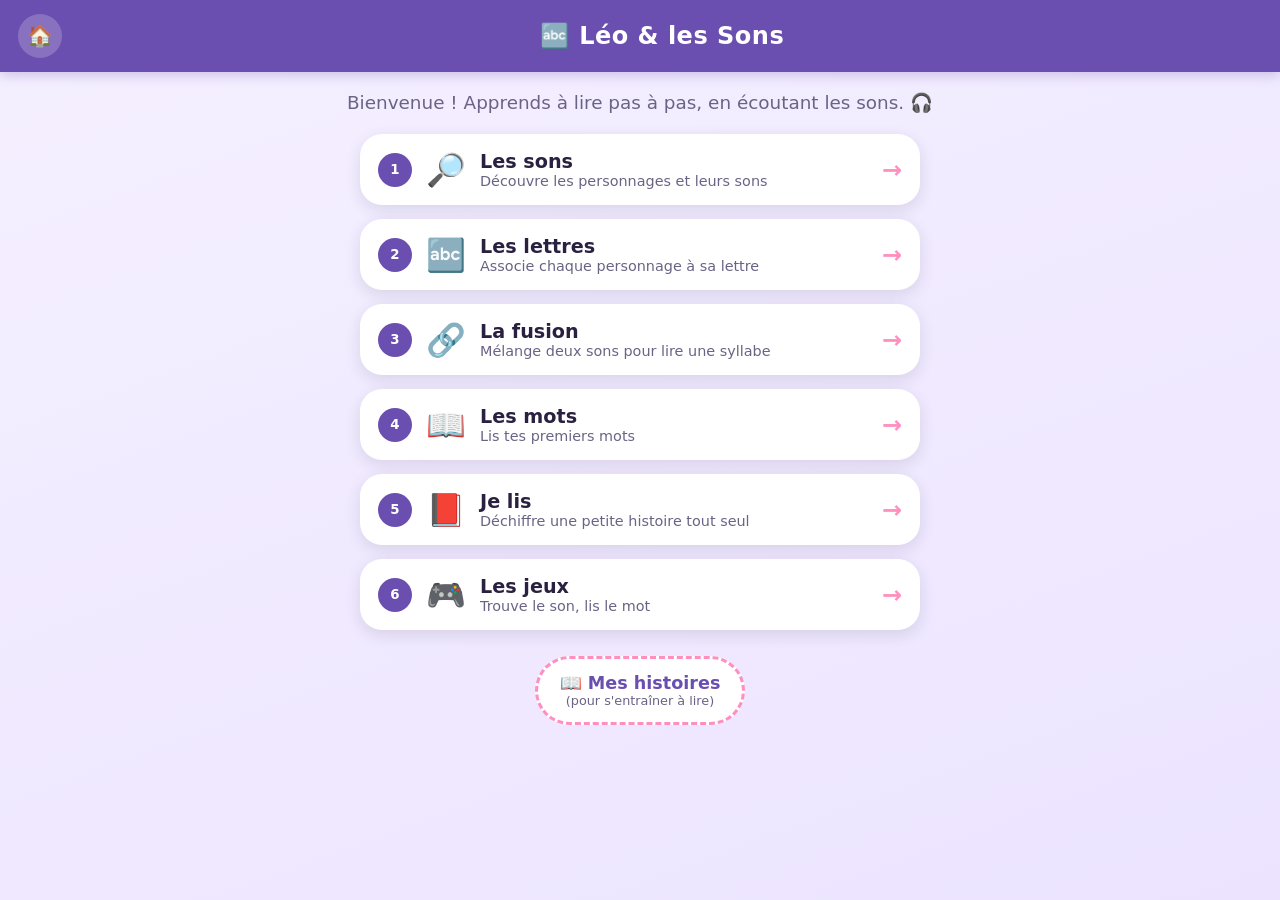
<file: index.html>
<!DOCTYPE html>
<html lang="fr">
<head>
  <meta charset="UTF-8">
  <meta name="viewport" content="width=device-width, initial-scale=1.0, viewport-fit=cover">
  <meta name="theme-color" content="#6a4fb0">
  <meta name="description" content="Léo & les Sons — apprends à lire en t'amusant : sons, syllabes et premiers mots.">
  <title>Léo &amp; les Sons 🔤</title>
  <link rel="manifest" href="manifest.webmanifest">
  <link rel="icon" href="icons/icon.svg" type="image/svg+xml">
  <link rel="apple-touch-icon" href="icons/icon-192.png">
  <link rel="stylesheet" href="css/styles.css">
  <link rel="stylesheet" href="css/phonics.css">
</head>
<body>
  <header class="app-bar">
    <button id="homeBtn" class="home-btn" aria-label="Retour à l'accueil">🏠</button>
    <h1 class="app-title">🔤 Léo &amp; les Sons</h1>
    <button id="installBtn" class="install-btn" hidden>Installer</button>
  </header>

  <main id="view" class="view" aria-live="polite"></main>

  <p id="ttsWarn" class="tts-warn" hidden>🔇 Le son n'est pas disponible sur cet appareil.</p>

  <script src="js/stories.js"></script>
  <script src="js/illustrations.js"></script>
  <script src="js/phonics.js"></script>
  <script src="js/readers.js"></script>
  <script src="js/app.js"></script>
</body>
</html>
</file>
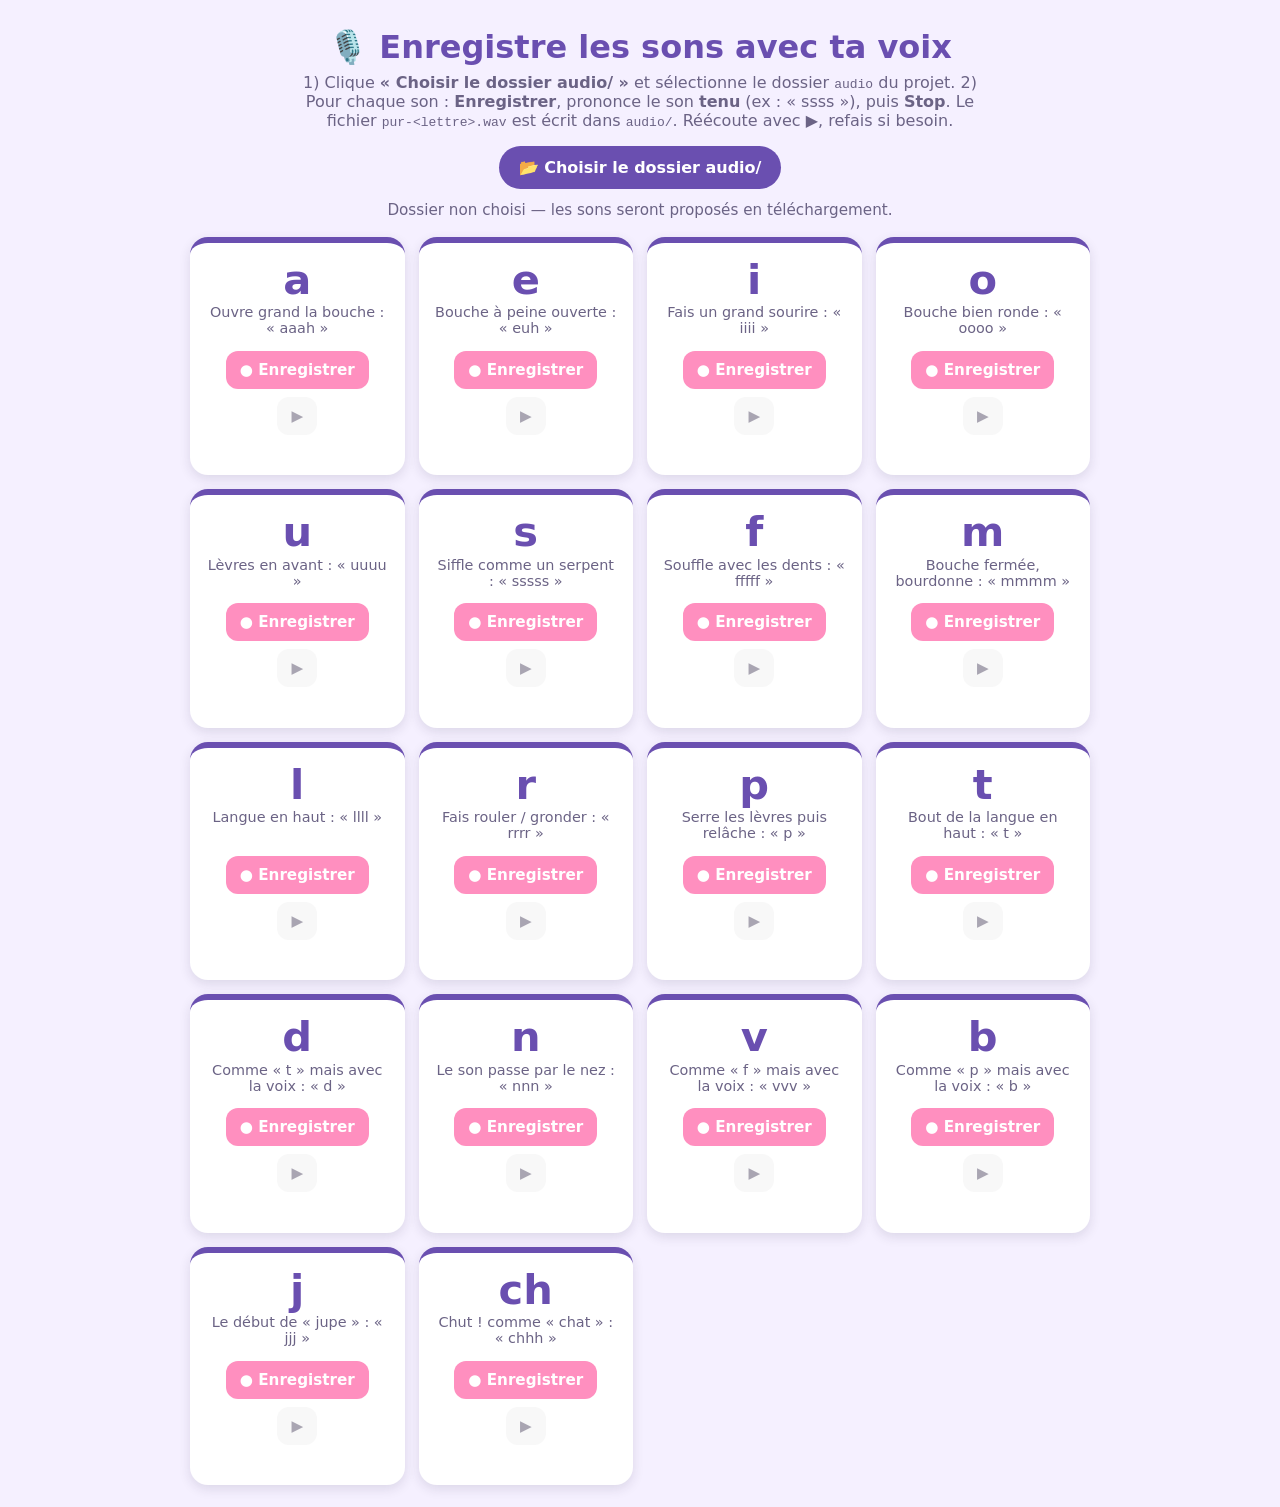
<file: record-sons.html>
<!DOCTYPE html>
<html lang="fr"><head>
<meta charset="utf-8"><meta name="viewport" content="width=device-width, initial-scale=1">
<title>🎙️ Enregistre les sons</title>
<style>
 :root{--accent:#6a4fb0;--accent2:#ff8fbf;--ink:#2a2140;--soft:#6b6385;}
 body{font-family:"Comic Sans MS",system-ui,sans-serif;background:#f5f0ff;color:var(--ink);margin:0;padding:22px;}
 h1{color:var(--accent);text-align:center;margin:.2em 0;}
 .note{text-align:center;color:var(--soft);max-width:680px;margin:0 auto 16px;}
 .bar{max-width:720px;margin:0 auto 18px;display:flex;gap:12px;justify-content:center;flex-wrap:wrap;align-items:center;}
 .bar button{border:none;border-radius:999px;padding:12px 20px;font-family:inherit;font-weight:bold;cursor:pointer;font-size:1rem;}
 #pick{background:var(--accent);color:#fff;}
 #status{color:var(--soft);font-size:.95rem;}
 .grid{display:grid;grid-template-columns:repeat(auto-fill,minmax(210px,1fr));gap:14px;max-width:900px;margin:0 auto;}
 .card{background:#fff;border-radius:18px;padding:16px;box-shadow:0 4px 12px rgba(42,33,64,.12);text-align:center;border-top:6px solid var(--accent);}
 .card.done{border-top-color:#3fbf6a;}
 .letter{font-size:2.6rem;font-weight:bold;color:var(--accent);line-height:1;}
 .hint{color:var(--soft);font-size:.9rem;margin:4px 0 12px;min-height:2.4em;}
 .row{display:flex;gap:8px;justify-content:center;flex-wrap:wrap;}
 .row button{border:none;border-radius:12px;padding:10px 14px;font-family:inherit;font-weight:bold;cursor:pointer;font-size:.95rem;}
 .rec{background:var(--accent2);color:#fff;}
 .rec.recording{background:#e23b6d;animation:pulse 1s infinite;}
 .play{background:#eee;color:var(--ink);}
 .play:disabled{opacity:.4;}
 .state{margin-top:8px;font-size:.85rem;color:#3fbf6a;min-height:1.2em;font-weight:bold;}
 .state.err{color:#e23b6d;}
 @keyframes pulse{50%{transform:scale(1.06);}}
</style></head>
<body>
 <h1>🎙️ Enregistre les sons avec ta voix</h1>
 <p class="note">1) Clique <b>« Choisir le dossier audio/ »</b> et sélectionne le dossier
 <code>audio</code> du projet. 2) Pour chaque son : <b>Enregistrer</b>, prononce le son
 <b>tenu</b> (ex : « ssss »), puis <b>Stop</b>. Le fichier <code>pur-&lt;lettre&gt;.wav</code>
 est écrit dans <code>audio/</code>. Réécoute avec ▶, refais si besoin.</p>

 <div class="bar">
   <button id="pick">📂 Choisir le dossier audio/</button>
   <span id="status">Dossier non choisi — les sons seront proposés en téléchargement.</span>
 </div>

 <div class="grid" id="grid"></div>

<script>
const SONS = [
  // Voyelles
  ["a","Ouvre grand la bouche : « aaah »"],
  ["e","Bouche à peine ouverte : « euh »"],
  ["i","Fais un grand sourire : « iiii »"],
  ["o","Bouche bien ronde : « oooo »"],
  ["u","Lèvres en avant : « uuuu »"],
  // Consonnes
  ["s","Siffle comme un serpent : « sssss »"],
  ["f","Souffle avec les dents : « fffff »"],
  ["m","Bouche fermée, bourdonne : « mmmm »"],
  ["l","Langue en haut : « llll »"],
  ["r","Fais rouler / gronder : « rrrr »"],
  ["p","Serre les lèvres puis relâche : « p »"],
  ["t","Bout de la langue en haut : « t »"],
  ["d","Comme « t » mais avec la voix : « d »"],
  ["n","Le son passe par le nez : « nnn »"],
  ["v","Comme « f » mais avec la voix : « vvv »"],
  ["b","Comme « p » mais avec la voix : « b »"],
  ["j","Le début de « jupe » : « jjj »"],
  ["ch","Chut ! comme « chat » : « chhh »"],
];

let dirHandle = null, audioCtx = null, stream = null, source = null;

document.getElementById("pick").onclick = async () => {
  if (!window.showDirectoryPicker) {
    setStatus("Écriture directe non supportée — utilise Chrome/Edge, ou les téléchargements ⬇.");
    return;
  }
  try {
    dirHandle = await window.showDirectoryPicker({ mode: "readwrite" });
    if (dirHandle.requestPermission) await dirHandle.requestPermission({ mode: "readwrite" });
    setStatus("✅ Dossier « " + dirHandle.name + " » — les enregistrements y sont écrits.");
  } catch (e) { /* annulé */ }
};
function setStatus(t){ document.getElementById("status").textContent = t; }

async function ensureAudio() {
  if (!audioCtx) audioCtx = new (window.AudioContext || window.webkitAudioContext)();
  if (audioCtx.state === "suspended") await audioCtx.resume();
  if (!stream) stream = await navigator.mediaDevices.getUserMedia({
    audio: { echoCancellation: true, noiseSuppression: true, autoGainControl: true }
  });
  if (!source) source = audioCtx.createMediaStreamSource(stream);
  return audioCtx.sampleRate;
}

/* ---- Capture PCM directe (fiable, pas de décodage) ---- */
function makeRecorder() {
  const proc = audioCtx.createScriptProcessor(4096, 1, 1);
  const mute = audioCtx.createGain(); mute.gain.value = 0; // évite le larsen
  let buffers = [], len = 0, active = false;
  proc.onaudioprocess = (e) => {
    if (!active) return;
    const ch = e.inputBuffer.getChannelData(0);
    buffers.push(new Float32Array(ch)); len += ch.length;
  };
  return {
    start() { buffers = []; len = 0; active = true; source.connect(proc); proc.connect(mute); mute.connect(audioCtx.destination); },
    stop() {
      active = false;
      try { source.disconnect(proc); proc.disconnect(); mute.disconnect(); } catch (_) {}
      const out = new Float32Array(len); let o = 0;
      for (const b of buffers) { out.set(b, o); o += b.length; }
      return out;
    }
  };
}

function process(samples) {
  let data = samples;
  const thr = 0.02; let s = 0, e = data.length - 1;
  while (s < data.length && Math.abs(data[s]) < thr) s++;
  while (e > s && Math.abs(data[e]) < thr) e--;
  if (e <= s) return null; // rien capté
  const rate = audioCtx.sampleRate;
  const pad = Math.floor(rate * 0.03);
  s = Math.max(0, s - pad); e = Math.min(data.length - 1, e + pad);
  data = data.slice(s, e + 1);
  let peak = 0; for (const v of data) peak = Math.max(peak, Math.abs(v));
  if (peak > 0) { const g = 0.95 / peak; for (let i = 0; i < data.length; i++) data[i] *= g; }
  return encodeWav(data, rate);
}
function encodeWav(samples, rate) {
  const b = new ArrayBuffer(44 + samples.length * 2), v = new DataView(b);
  const w = (o, str) => { for (let i = 0; i < str.length; i++) v.setUint8(o + i, str.charCodeAt(i)); };
  w(0, "RIFF"); v.setUint32(4, 36 + samples.length * 2, true); w(8, "WAVE");
  w(12, "fmt "); v.setUint32(16, 16, true); v.setUint16(20, 1, true); v.setUint16(22, 1, true);
  v.setUint32(24, rate, true); v.setUint32(28, rate * 2, true); v.setUint16(32, 2, true); v.setUint16(34, 16, true);
  w(36, "data"); v.setUint32(40, samples.length * 2, true);
  let o = 44; for (let i = 0; i < samples.length; i++, o += 2) { const x = Math.max(-1, Math.min(1, samples[i])); v.setInt16(o, x < 0 ? x * 0x8000 : x * 0x7fff, true); }
  return new Blob([b], { type: "audio/wav" });
}
async function saveWav(letter, blob) {
  const name = "pur-" + letter + ".wav";
  if (dirHandle) {
    const fh = await dirHandle.getFileHandle(name, { create: true });
    const wr = await fh.createWritable(); await wr.write(blob); await wr.close();
    return "✅ enregistré dans audio/";
  }
  const a = document.createElement("a");
  a.href = URL.createObjectURL(blob); a.download = name; a.click();
  return "⬇ téléchargé (" + name + ")";
}

function buildCard([letter, hint]) {
  const card = document.createElement("div"); card.className = "card";
  card.innerHTML = `<div class="letter">${letter}</div><div class="hint">${hint}</div>
    <div class="row"><button class="rec">● Enregistrer</button><button class="play" disabled>▶</button></div>
    <div class="state"></div>`;
  const recBtn = card.querySelector(".rec"), playBtn = card.querySelector(".play"), state = card.querySelector(".state");
  let rec = null, wav = null, autostop = null;
  const setState = (t, err) => { state.textContent = t; state.classList.toggle("err", !!err); };

  recBtn.onclick = async () => {
    if (rec) { finish(); return; }
    try {
      await ensureAudio();
      rec = makeRecorder(); rec.start();
      recBtn.classList.add("recording"); recBtn.textContent = "■ Stop";
      setState("🔴 enregistrement…");
      autostop = setTimeout(finish, 4000);
    } catch (e) { setState("⚠ micro refusé : " + e.message, true); }
  };
  async function finish() {
    clearTimeout(autostop);
    const samples = rec.stop(); rec = null;
    recBtn.classList.remove("recording"); recBtn.textContent = "● Refaire";
    wav = process(samples);
    if (!wav) { setState("⚠ rien capté, réessaie (parle plus fort)", true); return; }
    playBtn.disabled = false;
    try { setState(await saveWav(letter, wav)); card.classList.add("done"); }
    catch (e) { setState("⚠ écriture échouée : " + e.message, true); }
  }
  playBtn.onclick = () => { if (wav) new Audio(URL.createObjectURL(wav)).play(); };
  return card;
}
const grid = document.getElementById("grid");
SONS.forEach((s) => grid.appendChild(buildCard(s)));
</script>
</body></html>
</file>
<file: css/styles.css>
/* ============================================================================
 * styles.css — P'tits Contes. UI enfant-friendly, mobile-first, accessible.
 * ==========================================================================*/
:root {
  --bg: #f5f0ff;
  --bg-2: #ece4ff;
  --ink: #2a2140;
  --ink-soft: #6b6385;
  --accent: #6a4fb0;
  --accent-2: #ff8fbf;
  --card-radius: 22px;
  --font: "Comic Sans MS", "Baloo 2", "Trebuchet MS", "Segoe UI", system-ui, sans-serif;
}

* { box-sizing: border-box; }
[hidden] { display: none !important; }

html, body {
  margin: 0;
  padding: 0;
  font-family: var(--font);
  color: var(--ink);
  background: linear-gradient(160deg, var(--bg), var(--bg-2));
  min-height: 100%;
}
body { min-height: 100vh; -webkit-tap-highlight-color: transparent; }

/* ---------- Barre d'app ---------- */
.app-bar {
  display: flex; align-items: center; justify-content: space-between;
  padding: 14px 18px;
  padding-top: max(14px, env(safe-area-inset-top));
  background: var(--accent);
  color: #fff;
  box-shadow: 0 3px 12px rgba(106, 79, 176, 0.3);
  position: sticky; top: 0; z-index: 10;
}
.app-title { font-size: 1.5rem; margin: 0; letter-spacing: 0.5px; }
.install-btn {
  border: none; background: #fff; color: var(--accent);
  font-family: var(--font); font-weight: bold;
  padding: 8px 14px; border-radius: 999px; cursor: pointer; font-size: 0.9rem;
}

/* ---------- Bibliothèque ---------- */
.library { padding: 18px; max-width: 1000px; margin: 0 auto; }
.tagline { text-align: center; font-size: 1.15rem; color: var(--ink-soft); margin: 6px 0 18px; }

.age-filter { display: flex; gap: 10px; flex-wrap: wrap; justify-content: center; margin-bottom: 22px; }
.chip {
  border: 3px solid transparent; background: #fff; color: var(--accent);
  font-family: var(--font); font-size: 1rem; font-weight: bold;
  padding: 8px 16px; border-radius: 999px; cursor: pointer;
  box-shadow: 0 2px 6px rgba(0,0,0,0.08); transition: transform .12s, border-color .12s;
}
.chip:hover { transform: translateY(-2px); }
.chip.active { border-color: var(--accent-2); background: var(--accent); color: #fff; }

.shelf {
  display: grid;
  grid-template-columns: repeat(auto-fill, minmax(220px, 1fr));
  gap: 20px;
}

.book-card {
  border: none; text-align: left; cursor: pointer; padding: 0;
  background: #fff; border-radius: var(--card-radius);
  overflow: hidden; box-shadow: 0 6px 18px rgba(42, 33, 64, 0.12);
  transition: transform .16s ease, box-shadow .16s ease;
  font-family: var(--font); display: flex; flex-direction: column;
}
.book-card:hover, .book-card:focus-visible {
  transform: translateY(-6px) rotate(-0.5deg);
  box-shadow: 0 14px 30px rgba(42, 33, 64, 0.22);
  outline: none;
}
.book-cover {
  position: relative; aspect-ratio: 4 / 3; background: var(--book-color, #333);
  overflow: hidden;
}
.book-cover svg { width: 100%; height: 100%; display: block; }
.book-emoji {
  position: absolute; right: 10px; bottom: 8px; font-size: 2rem;
  filter: drop-shadow(0 2px 3px rgba(0,0,0,0.4));
}
.book-meta { padding: 12px 14px 16px; display: flex; flex-direction: column; gap: 3px; }
.book-title { font-size: 1.1rem; font-weight: bold; line-height: 1.2; }
.book-sub { color: var(--accent); font-size: 0.9rem; }
.book-age { color: var(--ink-soft); font-size: 0.8rem; }
.empty { grid-column: 1 / -1; text-align: center; color: var(--ink-soft); font-size: 1.1rem; }

/* ---------- Lecteur ---------- */
.reader {
  max-width: 900px; margin: 0 auto; min-height: 100vh;
  display: flex; flex-direction: column; padding: 0 14px 20px;
}
.reader-bar {
  display: flex; align-items: center; gap: 12px;
  padding: 14px 4px; padding-top: max(14px, env(safe-area-inset-top));
  position: sticky; top: 0; background: linear-gradient(160deg, var(--bg), var(--bg-2)); z-index: 5;
}
.round-btn {
  border: none; background: var(--accent); color: #fff; font-family: var(--font);
  font-weight: bold; padding: 10px 16px; border-radius: 999px; cursor: pointer; font-size: 1rem;
  white-space: nowrap;
}
.reader-title { flex: 1; font-weight: bold; font-size: 1rem; color: var(--ink); }
.progress { flex: 0 0 90px; height: 10px; background: #fff; border-radius: 999px; overflow: hidden; }
.progress-fill { display: block; height: 100%; width: 0; background: var(--accent-2); transition: width .3s; }

.page-view { flex: 1; display: flex; flex-direction: column; gap: 16px; }
.illustration {
  margin: 0; border-radius: var(--card-radius); overflow: hidden;
  box-shadow: 0 8px 24px rgba(42, 33, 64, 0.18); background: #fff;
  aspect-ratio: 4 / 3; width: 100%;
}
.illustration svg, .illustration .ai-image {
  width: 100%; height: 100%; object-fit: cover; display: block;
}
.illustration.flip { animation: flipIn .45s ease; }
@keyframes flipIn {
  from { opacity: 0; transform: translateY(14px) scale(0.98); }
  to   { opacity: 1; transform: none; }
}

.text-panel {
  background: #fff; border-radius: var(--card-radius);
  box-shadow: 0 4px 14px rgba(42, 33, 64, 0.1); padding: 20px 22px;
}
.page-text { font-size: 1.35rem; line-height: 1.7; margin: 0; }
.page-text .word { border-radius: 6px; transition: background .1s, color .1s; }
.page-text .word.reading { background: var(--accent-2); color: #fff; padding: 0 2px; }

/* ---------- Contrôles ---------- */
.controls {
  display: flex; align-items: center; justify-content: space-between; gap: 12px;
  margin-top: 18px;
}
.nav-btn {
  border: none; background: #fff; color: var(--accent); font-size: 1.6rem;
  width: 60px; height: 60px; border-radius: 50%; cursor: pointer;
  box-shadow: 0 4px 12px rgba(42, 33, 64, 0.15); flex-shrink: 0;
  transition: transform .1s;
}
.nav-btn:hover:not(:disabled) { transform: scale(1.08); }
.nav-btn:disabled { opacity: 0.35; cursor: default; }

.audio-controls { display: flex; flex-direction: column; align-items: center; gap: 8px; flex: 1; }
.read-btn {
  border: none; background: var(--accent-2); color: #fff; font-family: var(--font);
  font-weight: bold; font-size: 1.2rem; padding: 14px 26px; border-radius: 999px;
  cursor: pointer; box-shadow: 0 5px 16px rgba(255, 143, 191, 0.5);
  display: flex; align-items: center; gap: 8px; white-space: nowrap;
}
.read-btn.playing { background: var(--accent); box-shadow: 0 5px 16px rgba(106, 79, 176, 0.5); animation: pulse 1.4s infinite; }
@keyframes pulse { 0%,100% { transform: scale(1); } 50% { transform: scale(1.05); } }
.read-btn:disabled { opacity: 0.5; }
.speed { display: flex; align-items: center; gap: 8px; font-size: 1.1rem; }
.speed input { width: 110px; accent-color: var(--accent); }

.page-count { text-align: center; color: var(--ink-soft); margin: 14px 0 0; font-size: 0.95rem; }
.tts-warn { text-align: center; color: #b0468a; margin-top: 6px; }

/* ---------- Responsive ---------- */
@media (min-width: 720px) {
  .page-view { flex-direction: row; align-items: stretch; }
  .illustration { flex: 1.2; aspect-ratio: auto; }
  .text-panel { flex: 1; display: flex; align-items: center; }
  .page-text { font-size: 1.45rem; }
}

@media (prefers-reduced-motion: reduce) {
  * { animation: none !important; transition: none !important; }
}
</file>
<file: css/phonics.css>
/* ============================================================================
 * phonics.css — Léo & les Sons : vues d'apprentissage de la lecture.
 * (Complète styles.css, qui garde library/reader pour la partie histoires.)
 * ==========================================================================*/
.home-btn {
  border: none; background: rgba(255,255,255,0.2); color: #fff; font-size: 1.3rem;
  width: 44px; height: 44px; border-radius: 50%; cursor: pointer; flex-shrink: 0;
}
.app-bar .app-title { flex: 1; text-align: center; }

.view { max-width: 920px; margin: 0 auto; padding: 16px; padding-bottom: 40px; }
.page-h { text-align: center; font-size: 1.25rem; color: var(--ink); margin: 6px 0 20px; }
.back {
  border: none; background: #fff; color: var(--accent); font-family: var(--font);
  font-weight: bold; padding: 9px 16px; border-radius: 999px; cursor: pointer;
  box-shadow: 0 2px 8px rgba(42,33,64,.12); font-size: .95rem; margin-bottom: 10px;
}

/* image + fallback emoji */
.imgwrap { position: relative; display: grid; place-items: center; width: 100%; aspect-ratio: 1; }
.imgwrap .emoji-fallback { font-size: 3.4rem; }
.imgwrap img { display: none; width: 100%; height: 100%; object-fit: cover; }
.imgwrap.has-img .emoji-fallback { display: none; }
.imgwrap.has-img img { display: block; }
.imgwrap.round { border-radius: 50%; overflow: hidden; background: #fff; }
.imgwrap.big { aspect-ratio: 1; max-width: 260px; margin: 0 auto; }
.pop { animation: pop .4s ease; }
@keyframes pop { 0%{transform:scale(1)} 40%{transform:scale(1.14)} 100%{transform:scale(1)} }

/* ---------- Accueil / parcours ---------- */
.hero { text-align: center; font-size: 1.15rem; color: var(--ink-soft); margin: 4px 0 20px; }
.journey { display: flex; flex-direction: column; gap: 14px; max-width: 560px; margin: 0 auto; }
.journey-card {
  display: flex; align-items: center; gap: 14px; text-align: left; cursor: pointer;
  background: #fff; border: none; border-radius: var(--card-radius); padding: 16px 18px;
  box-shadow: 0 5px 16px rgba(42,33,64,.12); font-family: var(--font); transition: transform .14s;
}
.journey-card:hover { transform: translateY(-4px); }
.jc-num { background: var(--accent); color: #fff; font-weight: bold; width: 34px; height: 34px; border-radius: 50%; display: grid; place-items: center; flex-shrink: 0; }
.jc-icon { font-size: 2rem; }
.jc-body { flex: 1; display: flex; flex-direction: column; }
.jc-title { font-size: 1.2rem; font-weight: bold; color: var(--ink); }
.jc-sub { font-size: .9rem; color: var(--ink-soft); }
.jc-arrow { color: var(--accent-2); font-size: 1.5rem; font-weight: bold; }
.bonus-btn {
  display: block; margin: 26px auto 0; border: 3px dashed var(--accent-2); background: #fff;
  color: var(--accent); font-family: var(--font); font-weight: bold; font-size: 1.1rem;
  padding: 14px 22px; border-radius: 999px; cursor: pointer;
}
.bonus-btn small { display: block; font-weight: normal; color: var(--ink-soft); font-size: .8rem; }

/* ---------- Les sons ---------- */
.sound-grid { display: grid; grid-template-columns: repeat(auto-fill, minmax(120px,1fr)); gap: 16px; }
.sound-card {
  position: relative; cursor: pointer; border: 4px solid var(--c); background: #fff;
  border-radius: 20px; padding: 12px; font-family: var(--font); box-shadow: 0 4px 12px rgba(42,33,64,.1); transition: transform .12s;
}
.sound-card:hover { transform: translateY(-4px) scale(1.03); }
.sound-letter {
  position: absolute; right: 8px; bottom: 6px; font-size: 1.8rem; font-weight: bold;
  color: var(--c); background: #fff; border-radius: 10px; padding: 0 8px; box-shadow: 0 1px 4px rgba(0,0,0,.15);
}

/* ---------- Détail (son / mot) ---------- */
.detail-card {
  background: #fff; border-radius: var(--card-radius); padding: 22px; text-align: center;
  box-shadow: 0 6px 20px rgba(42,33,64,.14); max-width: 420px; margin: 0 auto;
  border-top: 8px solid var(--c, var(--accent));
}
.detail-letter { font-size: 3.4rem; font-weight: bold; color: var(--c, var(--accent)); line-height: 1; margin-top: 8px; }
.min-maj { font-size: 2rem; opacity: .5; }
.detail-name { font-size: 1.25rem; font-weight: bold; margin: 8px 0 2px; }
.detail-desc { color: var(--ink-soft); margin: 0 0 16px; }
.play-big {
  border: none; background: var(--accent-2); color: #fff; font-family: var(--font); font-weight: bold;
  font-size: 1.2rem; padding: 14px 26px; border-radius: 999px; cursor: pointer; box-shadow: 0 5px 16px rgba(255,143,191,.5);
}
.play-big:disabled { opacity: .45; }
.detail-nav { display: flex; align-items: center; justify-content: center; gap: 18px; margin-top: 18px; color: var(--ink-soft); }
.nav-round { border: none; background: #fff; color: var(--accent); font-size: 1.3rem; width: 52px; height: 52px; border-radius: 50%; cursor: pointer; box-shadow: 0 3px 10px rgba(42,33,64,.15); }
.nav-round:disabled { opacity: .35; }

/* ---------- Quiz / options ---------- */
.quiz-visual { max-width: 260px; margin: 0 auto 18px; }
.options { display: flex; flex-wrap: wrap; gap: 14px; justify-content: center; margin-top: 10px; }
.options.grid2 { display: grid; grid-template-columns: repeat(2,1fr); max-width: 460px; margin: 10px auto 0; }
.opt {
  border: 3px solid transparent; background: #fff; color: var(--ink); font-family: var(--font);
  font-weight: bold; font-size: 1.3rem; padding: 16px 24px; border-radius: 18px; cursor: pointer;
  box-shadow: 0 4px 12px rgba(42,33,64,.12); min-width: 84px;
}
.letter-opt { font-size: 2.4rem; color: var(--accent); }
.img-opt { display: flex; flex-direction: column; align-items: center; gap: 6px; border-color: var(--c); }
.img-opt .imgwrap { width: 90px; }
.img-opt b { color: var(--c); font-size: 1.4rem; }
.word-opt { font-size: 1.6rem; }
.opt.good { border-color: #3fbf6a; background: #e8fbef; }
.opt.bad { border-color: #ff6b6b; background: #ffecec; }
.feedback { text-align: center; font-size: 1.15rem; font-weight: bold; margin-top: 16px; min-height: 1.4em; }
.transform { display: grid; place-items: center; aspect-ratio: 1; max-width: 260px; margin: 0 auto; }
.tr-letter { font-size: 7rem; font-weight: bold; animation: pop .5s ease; }

/* ---------- Fusion ---------- */
.fusion-row { display: flex; gap: 20px; justify-content: center; margin-bottom: 22px; flex-wrap: wrap; }
.pick-col { display: flex; flex-direction: column; align-items: center; gap: 8px; }
.pick-label { font-weight: bold; color: var(--ink-soft); }
.pick-list { display: flex; gap: 8px; flex-wrap: wrap; justify-content: center; max-width: 300px; }
.pick {
  border: 3px solid var(--c); background: #fff; color: var(--c); font-family: var(--font);
  font-weight: bold; font-size: 1.5rem; width: 52px; height: 52px; border-radius: 14px; cursor: pointer;
}
.pick.sel { background: var(--c); color: #fff; transform: scale(1.08); }
.fusion-stage {
  display: flex; align-items: center; justify-content: center; gap: 12px; flex-wrap: wrap;
  background: #fff; border-radius: var(--card-radius); padding: 24px; margin: 0 auto 20px; max-width: 460px;
  box-shadow: 0 6px 20px rgba(42,33,64,.12); font-size: 2.4rem; font-weight: bold; color: var(--ink);
}
.fs-syl { color: var(--accent-2); font-size: 3.2rem; }
.fs-plus, .fs-eq { color: var(--ink-soft); }
.fusion .play-big { display: block; margin: 0 auto; }

/* ---------- Mots ---------- */
.word-grid { display: grid; grid-template-columns: repeat(auto-fill, minmax(140px,1fr)); gap: 16px; }
.word-card {
  cursor: pointer; border: none; background: #fff; border-radius: 20px; padding: 12px; font-family: var(--font);
  box-shadow: 0 4px 12px rgba(42,33,64,.1); transition: transform .12s;
}
.word-card:hover { transform: translateY(-4px); }
.word-card .imgwrap { border-radius: 14px; overflow: hidden; background: #f3eefc; }
.word-label { display: block; margin-top: 8px; font-size: 1.4rem; font-weight: bold; color: var(--accent); }
.word-big { font-size: 3rem; font-weight: bold; color: var(--accent); letter-spacing: 2px; margin: 10px 0; }
.chips { display: flex; gap: 8px; justify-content: center; flex-wrap: wrap; margin-bottom: 16px; }
.syl-chip {
  border: none; background: var(--accent); color: #fff; font-family: var(--font); font-weight: bold;
  font-size: 1.4rem; padding: 8px 16px; border-radius: 12px; cursor: pointer;
}

/* ---------- Jeux ---------- */
.game-menu { display: flex; gap: 18px; justify-content: center; flex-wrap: wrap; }
.game-tile {
  display: flex; flex-direction: column; align-items: center; gap: 8px; cursor: pointer;
  border: none; background: #fff; border-radius: 22px; padding: 26px 30px; font-family: var(--font);
  font-weight: bold; font-size: 2.6rem; color: var(--ink); box-shadow: 0 5px 16px rgba(42,33,64,.12);
}
.game-tile span { font-size: 1.1rem; }
.game-top { display: flex; align-items: center; justify-content: space-between; margin-bottom: 6px; }
.score { font-weight: bold; font-size: 1.2rem; color: var(--accent); }
.game .play-big { display: block; margin: 0 auto 6px; }
.game-over { text-align: center; }
.big-score { font-size: 3rem; font-weight: bold; color: var(--accent); margin: 10px 0; }
.stars { font-size: 2rem; letter-spacing: 4px; margin-bottom: 20px; }

/* ---------- Bibliothèque (bonus) : marges dans #view ---------- */
.view .shelf { display: grid; grid-template-columns: repeat(auto-fill, minmax(200px,1fr)); gap: 18px; }
.view .reader { padding: 0; }

/* ---------- Je lis : histoires décodables ---------- */
.reader-list { display: grid; grid-template-columns: repeat(auto-fill, minmax(220px,1fr)); gap: 16px; max-width: 760px; margin: 0 auto; }
.reader-card { display: flex; align-items: center; gap: 12px; cursor: pointer; border: none; border-left: 8px solid var(--c); background: #fff; border-radius: 16px; padding: 16px 18px; font-family: var(--font); box-shadow: 0 4px 12px rgba(42,33,64,.12); transition: transform .12s; }
.reader-card:hover { transform: translateY(-4px); }
.rc-emoji { font-size: 2.2rem; }
.rc-title { font-size: 1.15rem; font-weight: bold; color: var(--ink); text-align: left; }

.read-hint { text-align: center; color: var(--ink-soft); margin: -6px 0 18px; }
.dstory { max-width: 720px; margin: 0 auto; display: flex; flex-direction: column; gap: 16px; }
.dsentence { display: flex; align-items: center; gap: 12px; background: #fff; border-radius: 16px; padding: 14px 16px; box-shadow: 0 4px 12px rgba(42,33,64,.1); }
.dwords { display: flex; flex-wrap: wrap; gap: 12px; align-items: center; }
.say-phrase { flex-shrink: 0; border: none; background: var(--accent); color: #fff; width: 44px; height: 44px; border-radius: 50%; font-size: 1.1rem; cursor: pointer; }
.dword { display: inline-flex; align-items: center; gap: 2px; }
.dsyl { border: none; font-family: var(--font); font-weight: bold; font-size: 1.5rem; padding: 6px 8px; border-radius: 8px; cursor: pointer; }
.dsyl.s0 { background: #ece4ff; color: #6a4fb0; }
.dsyl.s1 { background: #ffe4ef; color: #c43b78; }
.dsyl:hover { filter: brightness(0.95); }
.silent { font-size: 1.5rem; font-weight: bold; color: #c9c2d8; padding: 6px 2px; }
.say-word { border: none; background: transparent; cursor: pointer; font-size: 1rem; padding: 2px; opacity: .7; }
.say-word:hover { opacity: 1; }
.sight { border: 2px dashed #b7aee0; background: #faf8ff; color: var(--ink-soft); font-family: var(--font); font-weight: bold; font-size: 1.4rem; padding: 5px 10px; border-radius: 10px; cursor: pointer; }
.sight:hover { background: #f0ecff; }
/* mot cliquable dans les contes (déchiffrage) */
.reader .page-text .word { cursor: pointer; border-radius: 6px; }
.reader .page-text .word:hover { background: #efe7ff; }
</file>
